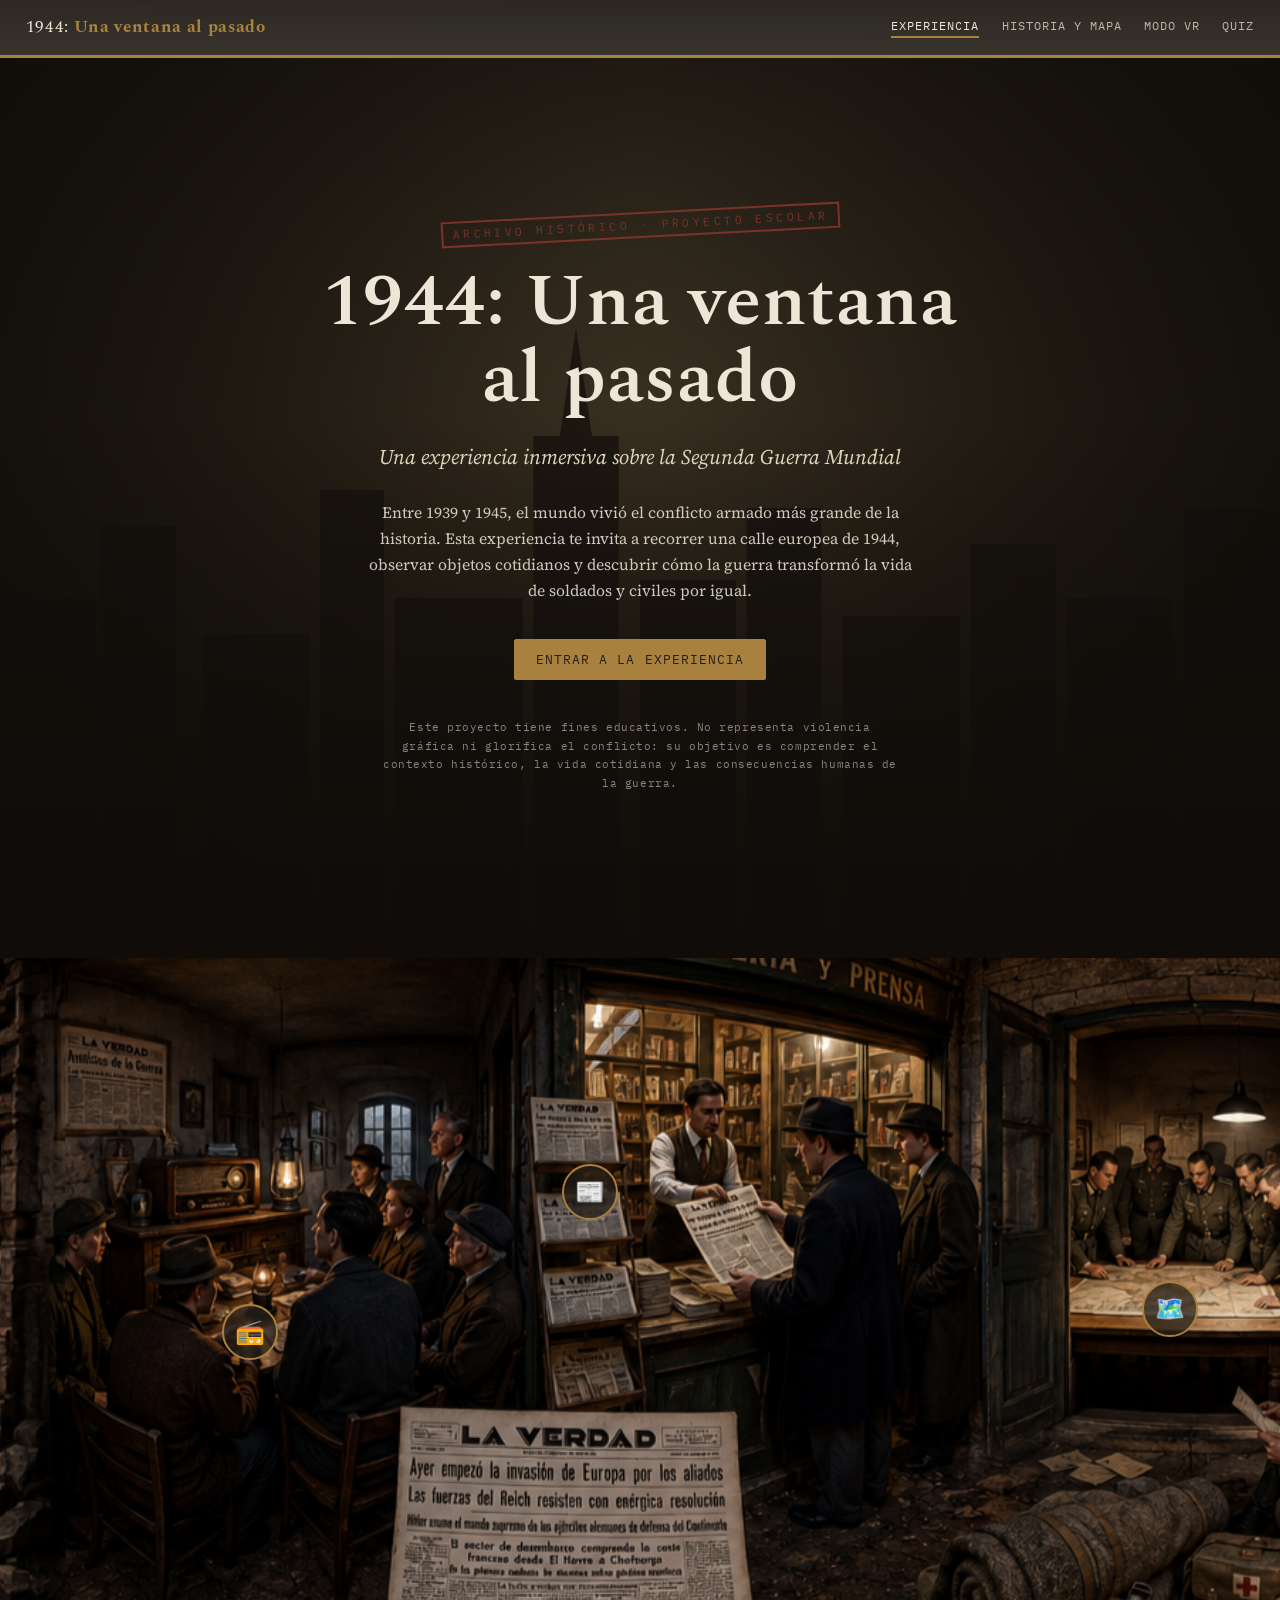
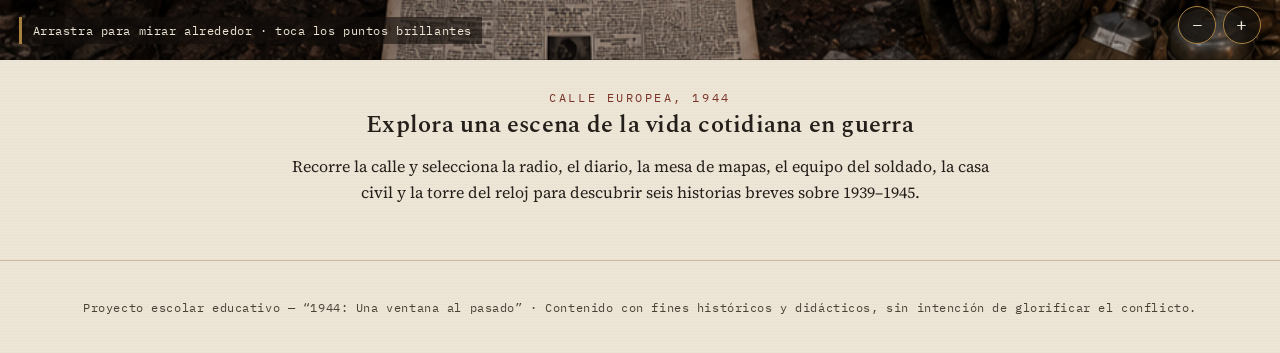
<file: index.html>
<!DOCTYPE html>
<html lang="es">
<head>
<meta charset="UTF-8">
<meta name="viewport" content="width=device-width, initial-scale=1.0">
<title>1944: Una ventana al pasado</title>
<meta name="description" content="Experiencia educativa e interactiva sobre la Segunda Guerra Mundial.">
<link rel="preconnect" href="https://fonts.googleapis.com">
<link href="https://fonts.googleapis.com/css2?family=Spectral:wght@500;600;700&family=Source+Serif+4:ital,wght@0,400;0,600;1,400&family=IBM+Plex+Mono:wght@400;500&display=swap" rel="stylesheet">
<link rel="stylesheet" href="css/style.css">
</head>
<body>

<header class="topbar">
  <div class="brand">1944: <strong>Una ventana al pasado</strong></div>
  <nav>
    <a href="index.html" aria-current="page">Experiencia</a>
    <a href="historia.html">Historia y mapa</a>
    <a href="vr.html">Modo VR</a>
    <a href="quiz.html">Quiz</a>
  </nav>
</header>

<!-- ============ PORTADA ============ -->
<section class="hero" id="portada">
  <div class="hero__bg" id="heroBg"></div>
  <div class="hero__scrim"></div>
  <div class="hero__content">
    <div class="hero__stamp">Archivo histórico · Proyecto escolar</div>
    <h1>1944: Una ventana al pasado</h1>
    <p class="subtitle">Una experiencia inmersiva sobre la Segunda Guerra Mundial</p>
    <p class="hero__intro">
      Entre 1939 y 1945, el mundo vivió el conflicto armado más grande de la historia.
      Esta experiencia te invita a recorrer una calle europea de 1944, observar objetos
      cotidianos y descubrir cómo la guerra transformó la vida de soldados y civiles por igual.
    </p>
    <a href="#experiencia" class="btn brass" id="entrarBtn">Entrar a la experiencia</a>
    <p class="hero__disclaimer">
      Este proyecto tiene fines educativos. No representa violencia gráfica ni glorifica
      el conflicto: su objetivo es comprender el contexto histórico, la vida cotidiana
      y las consecuencias humanas de la guerra.
    </p>
  </div>
</section>

<!-- ============ ESCENA 360 ============ -->
<section id="experiencia">
  <div class="scene-wrap" id="scene360">
    <div class="scene-pan"></div>
    <div class="scene-ui">
      <div class="scene-hint">Arrastra para mirar alrededor · toca los puntos brillantes</div>
      <div class="zoom-controls">
        <button data-zoom-out aria-label="Alejar">−</button>
        <button data-zoom-in aria-label="Acercar">+</button>
      </div>
    </div>
  </div>
  <div class="scene-caption">
    <span class="eyebrow">Calle europea, 1944</span>
    <h2>Explora una escena de la vida cotidiana en guerra</h2>
    <p>Recorre la calle y selecciona la radio, el diario, la mesa de mapas, el equipo del
       soldado, la casa civil y la torre del reloj para descubrir seis historias breves
       sobre 1939–1945.</p>
  </div>
</section>

<!-- ============ FICHA DE EXPEDIENTE (modal) ============ -->
<div class="modal-overlay" id="dossierOverlay">
  <div class="dossier" role="dialog" aria-modal="true" aria-labelledby="dossierTitle">
    <button class="dossier__close" aria-label="Cerrar">✕</button>
    <div class="dossier__stamp">Expediente histórico</div>
    <div class="dossier__date"></div>
    <h3 class="dossier__icon-title" id="dossierTitle"></h3>
    <p class="dossier__body"></p>
  </div>
</div>

<footer>
  Proyecto escolar educativo — “1944: Una ventana al pasado” · Contenido con fines
  históricos y didácticos, sin intención de glorificar el conflicto.
</footer>

<script src="js/script.js"></script>
</body>
</html>
</file>
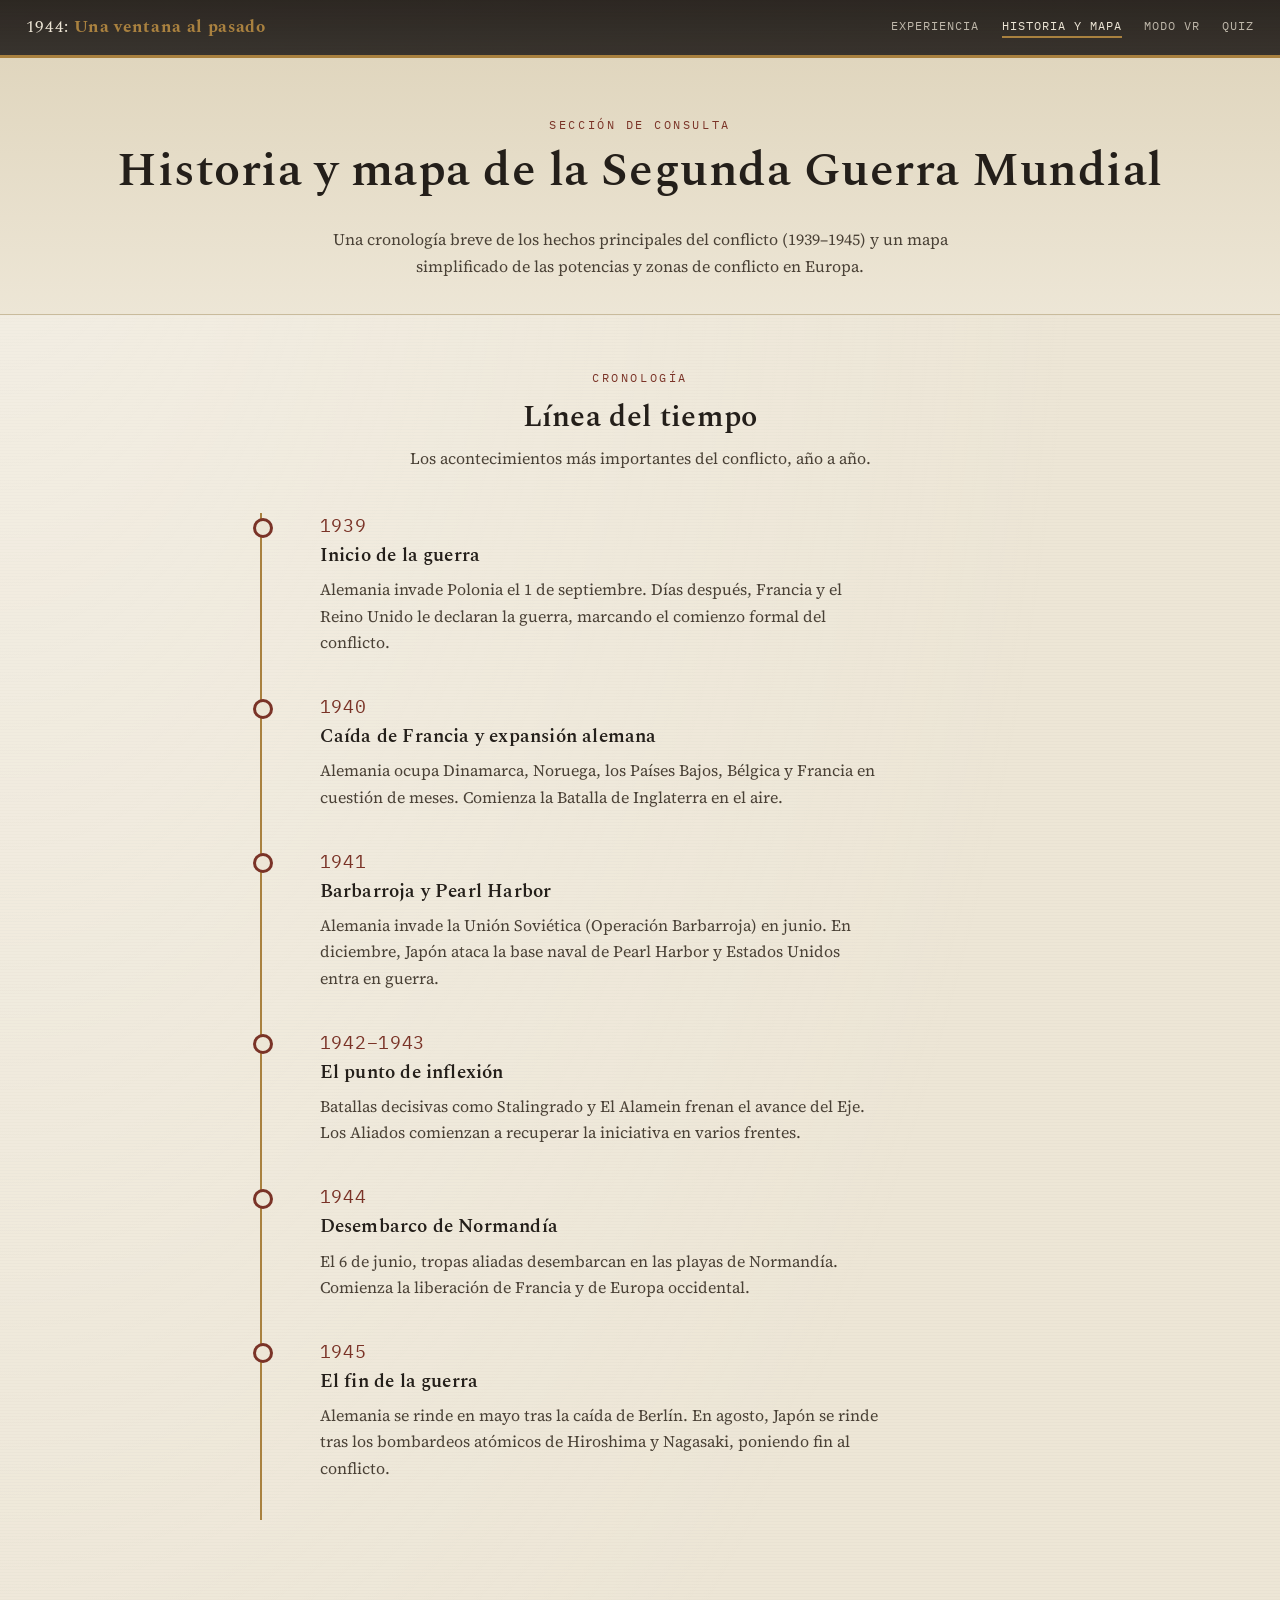
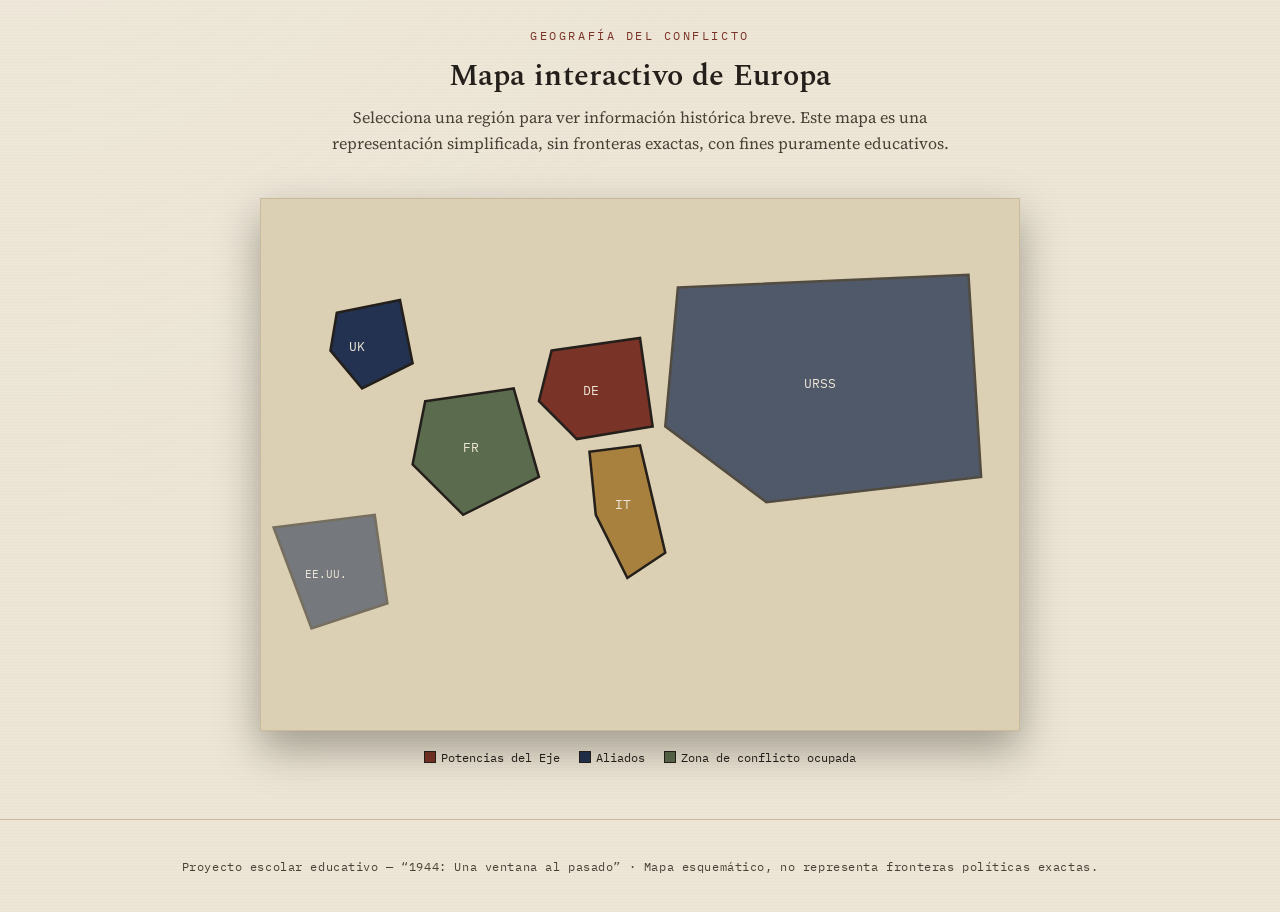
<file: historia.html>
<!DOCTYPE html>
<html lang="es">
<head>
<meta charset="UTF-8">
<meta name="viewport" content="width=device-width, initial-scale=1.0">
<title>Historia y mapa — 1944: Una ventana al pasado</title>
<link rel="preconnect" href="https://fonts.googleapis.com">
<link href="https://fonts.googleapis.com/css2?family=Spectral:wght@500;600;700&family=Source+Serif+4:ital,wght@0,400;0,600;1,400&family=IBM+Plex+Mono:wght@400;500&display=swap" rel="stylesheet">
<link rel="stylesheet" href="css/style.css">
</head>
<body>

<header class="topbar">
  <div class="brand">1944: <strong>Una ventana al pasado</strong></div>
  <nav>
    <a href="index.html">Experiencia</a>
    <a href="historia.html" aria-current="page">Historia y mapa</a>
    <a href="vr.html">Modo VR</a>
    <a href="quiz.html">Quiz</a>
  </nav>
</header>

<div class="page-header">
  <span class="eyebrow">Sección de consulta</span>
  <h1>Historia y mapa de la Segunda Guerra Mundial</h1>
  <p>Una cronología breve de los hechos principales del conflicto (1939–1945) y un
     mapa simplificado de las potencias y zonas de conflicto en Europa.</p>
</div>

<!-- ============ LÍNEA DE TIEMPO ============ -->
<section class="section" id="linea-tiempo">
  <span class="eyebrow" style="display:block;text-align:center;margin-bottom:0.6rem;">Cronología</span>
  <h2>Línea del tiempo</h2>
  <p class="section-lead">Los acontecimientos más importantes del conflicto, año a año.</p>
  <div class="timeline" id="timeline"></div>
</section>

<!-- ============ MAPA INTERACTIVO ============ -->
<section class="section" id="mapa-interactivo">
  <span class="eyebrow" style="display:block;text-align:center;margin-bottom:0.6rem;">Geografía del conflicto</span>
  <h2>Mapa interactivo de Europa</h2>
  <p class="section-lead">Selecciona una región para ver información histórica breve.
     Este mapa es una representación simplificada, sin fronteras exactas, con fines
     puramente educativos.</p>

  <div class="map-wrap" id="mapSvg"></div>

  <div class="map-legend">
    <span><span class="swatch" style="background:#7A3327;"></span> Potencias del Eje</span>
    <span><span class="swatch" style="background:#223250;"></span> Aliados</span>
    <span><span class="swatch" style="background:#5B6B4E;"></span> Zona de conflicto ocupada</span>
  </div>

  <div class="map-info" id="mapInfo"></div>
</section>

<footer>
  Proyecto escolar educativo — “1944: Una ventana al pasado” · Mapa esquemático,
  no representa fronteras políticas exactas.
</footer>

<script src="js/script.js"></script>
</body>
</html>
</file>
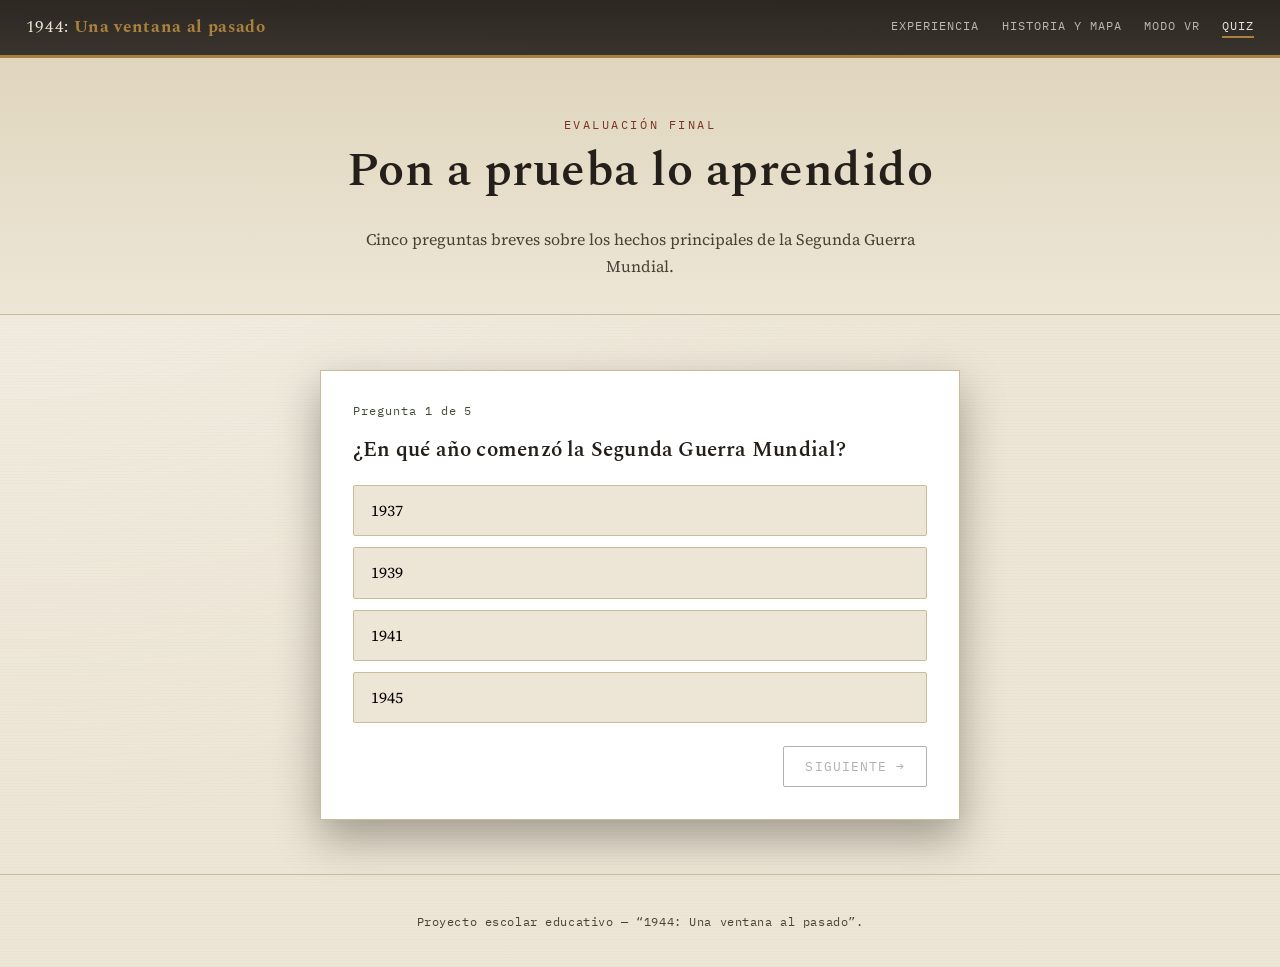
<file: quiz.html>
<!DOCTYPE html>
<html lang="es">
<head>
<meta charset="UTF-8">
<meta name="viewport" content="width=device-width, initial-scale=1.0">
<title>Quiz — 1944: Una ventana al pasado</title>
<link rel="preconnect" href="https://fonts.googleapis.com">
<link href="https://fonts.googleapis.com/css2?family=Spectral:wght@500;600;700&family=Source+Serif+4:ital,wght@0,400;0,600;1,400&family=IBM+Plex+Mono:wght@400;500&display=swap" rel="stylesheet">
<link rel="stylesheet" href="css/style.css">
<style>
  .btn.ghost-dark {
    background: transparent;
    border-color: var(--ink);
    color: var(--ink);
  }
  .btn.ghost-dark:hover { background: var(--ink); color: var(--paper); }
  .btn.ghost-dark[disabled] { opacity: 0.35; cursor: not-allowed; }
  .btn.ghost-dark[disabled]:hover { transform: none; box-shadow: none; background: transparent; color: var(--ink); }
</style>
</head>
<body>

<header class="topbar">
  <div class="brand">1944: <strong>Una ventana al pasado</strong></div>
  <nav>
    <a href="index.html">Experiencia</a>
    <a href="historia.html">Historia y mapa</a>
    <a href="vr.html">Modo VR</a>
    <a href="quiz.html" aria-current="page">Quiz</a>
  </nav>
</header>

<div class="page-header">
  <span class="eyebrow">Evaluación final</span>
  <h1>Pon a prueba lo aprendido</h1>
  <p>Cinco preguntas breves sobre los hechos principales de la Segunda Guerra Mundial.</p>
</div>

<section class="section">
  <div class="quiz-card" id="quizContainer">
    <!-- generado por js/script.js -->
  </div>
</section>

<footer>
  Proyecto escolar educativo — “1944: Una ventana al pasado”.
</footer>

<script src="js/script.js"></script>
</body>
</html>
</file>
<file: css/style.css>
/* =========================================================
   1944: UNA VENTANA AL PASADO
   Hoja de estilos general
   Estética: archivo histórico / museo — carpeta de expediente
   ========================================================= */

:root {
  /* Paleta — inspirada en papel envejecido, mapas militares y sellos de archivo */
  --paper:        #EDE6D6;
  --paper-dark:   #E0D6BE;
  --paper-shadow: #C9BB9C;
  --ink:          #241F1A;
  --ink-soft:     #4A4136;
  --olive:        #5B6B4E;
  --olive-dark:   #3F4B37;
  --brass:        #A9813F;
  --navy:         #223250;
  --stamp-red:    #7A3327;

  --font-display: 'Spectral', Georgia, serif;
  --font-body:    'Source Serif 4', Georgia, serif;
  --font-mono:    'IBM Plex Mono', 'Courier New', monospace;

  --radius: 2px;
  --shadow-card: 0 18px 40px rgba(20, 16, 10, 0.35);
}

* { box-sizing: border-box; }

html, body {
  margin: 0;
  padding: 0;
  background: var(--paper);
  color: var(--ink);
  font-family: var(--font-body);
  scroll-behavior: smooth;
}

body {
  background-image:
    radial-gradient(ellipse at top left, rgba(255,255,255,0.35), transparent 60%),
    repeating-linear-gradient(0deg, rgba(0,0,0,0.015) 0px, rgba(0,0,0,0.015) 1px, transparent 1px, transparent 3px);
}

img { max-width: 100%; display: block; }

a { color: inherit; }

h1, h2, h3, h4 {
  font-family: var(--font-display);
  font-weight: 600;
  letter-spacing: 0.01em;
  margin: 0 0 0.4em 0;
  color: var(--ink);
}

p { line-height: 1.65; margin: 0 0 1em 0; }

.eyebrow {
  font-family: var(--font-mono);
  font-size: 0.72rem;
  letter-spacing: 0.22em;
  text-transform: uppercase;
  color: var(--stamp-red);
}

/* Foco de teclado visible en todo el sitio */
a:focus-visible, button:focus-visible, [tabindex]:focus-visible {
  outline: 3px solid var(--brass);
  outline-offset: 3px;
}

@media (prefers-reduced-motion: reduce) {
  * { animation-duration: 0.001ms !important; animation-iteration-count: 1 !important; transition-duration: 0.001ms !important; }
}

/* =========================
   NAV / BARRA SUPERIOR
   ========================= */
.topbar {
  position: sticky;
  top: 0;
  z-index: 50;
  display: flex;
  align-items: center;
  justify-content: space-between;
  padding: 0.9rem 1.6rem;
  background: linear-gradient(180deg, rgba(36,31,26,0.96), rgba(36,31,26,0.9));
  color: var(--paper);
  border-bottom: 3px solid var(--brass);
}

.topbar .brand {
  font-family: var(--font-display);
  font-size: 1.05rem;
  letter-spacing: 0.04em;
}
.topbar .brand strong { color: var(--brass); }

.topbar nav { display: flex; gap: 1.4rem; }

.topbar nav a {
  text-decoration: none;
  font-family: var(--font-mono);
  font-size: 0.78rem;
  letter-spacing: 0.08em;
  text-transform: uppercase;
  color: var(--paper);
  opacity: 0.75;
  padding-bottom: 3px;
  border-bottom: 2px solid transparent;
  transition: opacity 0.2s, border-color 0.2s;
}
.topbar nav a:hover, .topbar nav a[aria-current="page"] {
  opacity: 1;
  border-color: var(--brass);
}

/* =========================
   BOTONES
   ========================= */
.btn {
  display: inline-flex;
  align-items: center;
  gap: 0.55em;
  font-family: var(--font-mono);
  font-size: 0.82rem;
  letter-spacing: 0.08em;
  text-transform: uppercase;
  text-decoration: none;
  cursor: pointer;
  border: 1.5px solid var(--ink);
  background: var(--ink);
  color: var(--paper);
  padding: 0.85em 1.6em;
  border-radius: var(--radius);
  transition: transform 0.15s ease, box-shadow 0.15s ease, background 0.15s ease;
}
.btn:hover { transform: translateY(-2px); box-shadow: var(--shadow-card); background: var(--olive-dark); }
.btn:active { transform: translateY(0); }

.btn.ghost {
  background: transparent;
  color: var(--paper);
  border-color: rgba(237,230,214,0.6);
}
.btn.ghost:hover { background: rgba(237,230,214,0.1); }

.btn.brass { background: var(--brass); border-color: var(--brass); color: var(--ink); }
.btn.brass:hover { background: #8f6b31; }

/* =========================
   PORTADA (index.html)
   ========================= */
.hero {
  position: relative;
  min-height: 100vh;
  display: flex;
  align-items: center;
  justify-content: center;
  text-align: center;
  overflow: hidden;
  background: var(--ink);
}

.hero__bg {
  position: absolute;
  inset: 0;
  width: 100%;
  height: 100%;
  background:
    url("data:image/svg+xml;utf8,<svg xmlns='http://www.w3.org/2000/svg' viewBox='0 0 1200 500' preserveAspectRatio='none'><g fill='%232B2118'><rect x='0' y='300' width='90' height='200'/><rect x='95' y='260' width='70' height='240'/><rect x='190' y='320' width='100' height='180'/><rect x='300' y='240' width='60' height='260'/><rect x='370' y='300' width='120' height='200'/><rect x='500' y='210' width='80' height='290'/><polygon points='525,210 555,210 540,150'/><rect x='600' y='290' width='90' height='210'/><rect x='700' y='250' width='70' height='250'/><rect x='790' y='310' width='110' height='190'/><rect x='910' y='270' width='80' height='230'/><rect x='1000' y='300' width='100' height='200'/><rect x='1110' y='250' width='90' height='250'/></g></svg>") bottom center / cover no-repeat,
    radial-gradient(ellipse at 50% 15%, #6B5A3C 0%, #4A3B26 45%, #241C12 100%);
  filter: saturate(0.9);
}

.hero__scrim {
  position: absolute;
  inset: 0;
  background:
    radial-gradient(ellipse at 50% 40%, rgba(20,16,12,0.15), rgba(15,12,9,0.82) 75%),
    linear-gradient(180deg, rgba(10,8,6,0.55) 0%, rgba(10,8,6,0.35) 40%, rgba(10,8,6,0.85) 100%);
}

.hero__content {
  position: relative;
  z-index: 2;
  max-width: 720px;
  padding: 2rem;
  color: var(--paper);
}

.hero__stamp {
  display: inline-block;
  font-family: var(--font-mono);
  font-size: 0.72rem;
  letter-spacing: 0.3em;
  text-transform: uppercase;
  color: var(--stamp-red);
  border: 2px solid var(--stamp-red);
  padding: 0.3em 0.8em;
  transform: rotate(-3deg);
  margin-bottom: 1.6rem;
}

.hero__content h1 {
  font-size: clamp(2.6rem, 7vw, 4.6rem);
  color: var(--paper);
  line-height: 1.05;
  margin-bottom: 0.3em;
}

.hero__content .subtitle {
  font-family: var(--font-body);
  font-style: italic;
  font-size: clamp(1.05rem, 2.2vw, 1.3rem);
  color: var(--paper-dark);
  margin-bottom: 1.6rem;
}

.hero__intro {
  font-size: 0.98rem;
  color: rgba(237,230,214,0.86);
  max-width: 560px;
  margin: 0 auto 2.2rem auto;
}

.hero__disclaimer {
  margin-top: 2.4rem;
  font-family: var(--font-mono);
  font-size: 0.7rem;
  letter-spacing: 0.05em;
  color: rgba(237,230,214,0.55);
  max-width: 520px;
  margin-left: auto;
  margin-right: auto;
}

/* =========================
   ESCENA 360°
   ========================= */
.scene-wrap {
  position: relative;
  width: 100%;
  height: 78vh;
  min-height: 460px;
  overflow: hidden;
  background: #0d0b09;
  cursor: grab;
  touch-action: pan-y;
}
.scene-wrap.dragging { cursor: grabbing; }

.scene-pan {
  position: absolute;
  top: 0;
  left: 0;
  height: 100%;
  width: 3200px;
  background: url('../img/escena360.png') center / cover;
  will-change: transform;
  transform-origin: center center;
}

.scene-pan svg { height: 100%; width: 100%; display: block; }

.hotspot {
  position: absolute;
  transform: translate(-50%, -50%);
  width: 56px;
  height: 56px;
  border-radius: 50%;
  border: 2px solid var(--brass);
  background: rgba(36, 31, 26, 0.72);
  color: var(--paper);
  font-size: 1.5rem;
  display: flex;
  align-items: center;
  justify-content: center;
  cursor: pointer;
  animation: pulse 2.6s ease-in-out infinite;
  backdrop-filter: blur(1px);
}
.hotspot:hover { background: var(--brass); color: var(--ink); animation: none; transform: translate(-50%, -50%) scale(1.1); }

@keyframes pulse {
  0%, 100% { box-shadow: 0 0 0 0 rgba(169,129,63,0.55); }
  50% { box-shadow: 0 0 0 10px rgba(169,129,63,0); }
}

.scene-ui {
  position: absolute;
  z-index: 5;
  display: flex;
  justify-content: space-between;
  align-items: flex-end;
  width: 100%;
  bottom: 0;
  padding: 1rem 1.2rem;
  pointer-events: none;
}
.scene-ui > * { pointer-events: auto; }

.scene-hint {
  font-family: var(--font-mono);
  font-size: 0.72rem;
  letter-spacing: 0.05em;
  color: var(--paper);
  background: rgba(20,16,12,0.6);
  padding: 0.5em 0.9em;
  border-left: 3px solid var(--brass);
}

.zoom-controls {
  display: flex;
  gap: 0.4rem;
}
.zoom-controls button {
  width: 38px; height: 38px;
  border-radius: 50%;
  border: 1.5px solid var(--brass);
  background: rgba(20,16,12,0.7);
  color: var(--paper);
  font-family: var(--font-mono);
  font-size: 1.1rem;
  cursor: pointer;
}
.zoom-controls button:hover { background: var(--brass); color: var(--ink); }

.scene-caption {
  padding: 1.6rem 1.6rem 2.4rem;
  max-width: 760px;
  margin: 0 auto;
  text-align: center;
}

/* =========================
   MODAL — FICHA DE EXPEDIENTE
   ========================= */
.modal-overlay {
  position: fixed;
  inset: 0;
  background: rgba(15, 12, 9, 0.72);
  display: none;
  align-items: center;
  justify-content: center;
  z-index: 200;
  padding: 1.2rem;
}
.modal-overlay.open { display: flex; }

.dossier {
  position: relative;
  background: var(--paper);
  max-width: 560px;
  width: 100%;
  max-height: 86vh;
  overflow-y: auto;
  padding: 2rem 2rem 2.2rem;
  box-shadow: var(--shadow-card);
  border: 1px solid var(--paper-shadow);
  animation: dossier-in 0.28s ease-out;
}
@keyframes dossier-in {
  from { opacity: 0; transform: translateY(14px) scale(0.98); }
  to   { opacity: 1; transform: translateY(0) scale(1); }
}

.dossier__stamp {
  position: absolute;
  top: 1.2rem;
  right: 1.6rem;
  font-family: var(--font-mono);
  font-size: 0.68rem;
  letter-spacing: 0.18em;
  color: var(--stamp-red);
  border: 2px solid var(--stamp-red);
  padding: 0.25em 0.6em;
  transform: rotate(6deg);
  opacity: 0.8;
}

.dossier__close {
  position: absolute;
  top: 1rem;
  left: 1rem;
  width: 34px; height: 34px;
  border-radius: 50%;
  border: 1.5px solid var(--ink);
  background: transparent;
  font-family: var(--font-mono);
  font-size: 1rem;
  cursor: pointer;
}
.dossier__close:hover { background: var(--ink); color: var(--paper); }

.dossier__date {
  font-family: var(--font-mono);
  font-size: 0.75rem;
  letter-spacing: 0.1em;
  color: var(--olive-dark);
  margin: 2.2rem 0 0.3rem;
}

.dossier h3 { font-size: 1.6rem; margin-bottom: 0.5rem; }

.dossier__img {
  width: 100%;
  margin: 1rem 0;
  border: 6px solid #fff;
  box-shadow: 0 6px 18px rgba(0,0,0,0.25);
  filter: sepia(0.35) contrast(1.02);
}

.dossier__body { font-size: 0.98rem; color: var(--ink-soft); }

/* =========================
   PÁGINA HISTORIA (timeline + mapa)
   ========================= */
.page-header {
  padding: 3.4rem 1.6rem 2.2rem;
  text-align: center;
  background: linear-gradient(180deg, var(--paper-dark), var(--paper));
  border-bottom: 1px solid var(--paper-shadow);
}
.page-header h1 { font-size: clamp(2rem, 5vw, 3rem); }
.page-header p { max-width: 620px; margin: 0.6rem auto 0; color: var(--ink-soft); }

.section { padding: 3.4rem 1.6rem; max-width: 1000px; margin: 0 auto; }
.section h2 { font-size: 1.9rem; text-align: center; margin-bottom: 0.3rem; }
.section > .section-lead { text-align: center; color: var(--ink-soft); max-width: 620px; margin: 0 auto 2.6rem; }

.timeline {
  position: relative;
  margin: 0 auto;
  max-width: 760px;
  padding-left: 2rem;
  border-left: 2px solid var(--brass);
}

.timeline__item {
  position: relative;
  padding: 0 0 2.4rem 1.6rem;
}
.timeline__item::before {
  content: '';
  position: absolute;
  left: -2.55rem;
  top: 0.3rem;
  width: 14px; height: 14px;
  border-radius: 50%;
  background: var(--paper);
  border: 3px solid var(--stamp-red);
}
.timeline__year {
  font-family: var(--font-mono);
  font-size: 1.15rem;
  color: var(--stamp-red);
  letter-spacing: 0.04em;
}
.timeline__item h4 { margin: 0.25rem 0 0.4rem; font-size: 1.2rem; }
.timeline__item p { color: var(--ink-soft); margin-bottom: 0; max-width: 560px; }

.map-wrap {
  position: relative;
  max-width: 760px;
  margin: 0 auto;
  border: 1px solid var(--paper-shadow);
  background: #DCD0B4;
  box-shadow: var(--shadow-card);
}
.map-wrap svg { width: 100%; height: auto; display: block; }

.map-region {
  cursor: pointer;
  transition: opacity 0.15s;
}
.map-region:hover, .map-region:focus-visible { opacity: 0.72; }

.map-legend {
  display: flex;
  flex-wrap: wrap;
  gap: 1.2rem;
  justify-content: center;
  margin-top: 1.2rem;
  font-family: var(--font-mono);
  font-size: 0.75rem;
}
.map-legend span { display: inline-flex; align-items: center; gap: 0.4em; }
.swatch { width: 12px; height: 12px; display: inline-block; border: 1px solid var(--ink); }

.map-info {
  max-width: 760px;
  margin: 1.4rem auto 0;
  background: #fff;
  border-left: 4px solid var(--brass);
  padding: 1rem 1.3rem;
  font-size: 0.94rem;
  color: var(--ink-soft);
  box-shadow: 0 4px 14px rgba(0,0,0,0.08);
  display: none;
}
.map-info.show { display: block; }
.map-info strong { color: var(--ink); font-family: var(--font-display); font-size: 1.05rem; display: block; margin-bottom: 0.3rem; }

/* =========================
   MODO VR (vr.html)
   ========================= */
.vr-toolbar {
  display: flex;
  justify-content: center;
  gap: 1rem;
  padding: 1.2rem;
  background: var(--ink);
}
.vr-stage {
  display: flex;
  height: 76vh;
  background: #000;
}
.vr-eye {
  position: relative;
  flex: 1;
  overflow: hidden;
  border-right: 2px solid #000;
}
.vr-eye:last-child { border-right: none; }
.vr-eye::after {
  content: '';
  position: absolute;
  inset: 0;
  border-radius: 50%;
  box-shadow: inset 0 0 90px 40px #000;
  pointer-events: none;
}
.vr-eye .scene-pan { width: 2600px; }

.vr-note {
  max-width: 700px;
  margin: 1.6rem auto;
  padding: 1rem 1.3rem;
  background: #fff;
  border-left: 4px solid var(--stamp-red);
  font-size: 0.9rem;
  color: var(--ink-soft);
}

/* =========================
   QUIZ (quiz.html)
   ========================= */
.quiz-card {
  max-width: 640px;
  margin: 0 auto;
  background: #fff;
  border: 1px solid var(--paper-shadow);
  box-shadow: var(--shadow-card);
  padding: 2rem;
}
.quiz-progress {
  font-family: var(--font-mono);
  font-size: 0.75rem;
  color: var(--olive-dark);
  letter-spacing: 0.08em;
  margin-bottom: 1rem;
}
.quiz-question h3 { font-size: 1.3rem; margin-bottom: 1.2rem; }
.quiz-option {
  display: block;
  width: 100%;
  text-align: left;
  background: var(--paper);
  border: 1.5px solid var(--paper-shadow);
  padding: 0.9em 1.1em;
  margin-bottom: 0.7rem;
  font-family: var(--font-body);
  font-size: 0.98rem;
  cursor: pointer;
  border-radius: var(--radius);
  transition: border-color 0.15s, background 0.15s;
}
.quiz-option:hover { border-color: var(--brass); }
.quiz-option.selected { border-color: var(--olive); background: #EFEADA; }
.quiz-option.correct { border-color: var(--olive); background: #DCEBD4; }
.quiz-option.incorrect { border-color: var(--stamp-red); background: #F3DCD7; }
.quiz-option[disabled] { cursor: default; }

.quiz-nav { display: flex; justify-content: flex-end; margin-top: 1.4rem; }

.quiz-result { text-align: center; }
.quiz-result .score {
  font-family: var(--font-display);
  font-size: 3.2rem;
  color: var(--olive-dark);
  margin: 0.4rem 0;
}
.quiz-review {
  text-align: left;
  margin-top: 1.6rem;
  border-top: 1px solid var(--paper-shadow);
  padding-top: 1.2rem;
}
.quiz-review__item { margin-bottom: 0.9rem; font-size: 0.92rem; }
.quiz-review__item .tag { font-family: var(--font-mono); font-size: 0.7rem; padding: 0.1em 0.5em; margin-right: 0.4em; }
.tag.ok { background: #DCEBD4; color: var(--olive-dark); }
.tag.bad { background: #F3DCD7; color: var(--stamp-red); }

/* =========================
   FOOTER
   ========================= */
footer {
  text-align: center;
  padding: 2.4rem 1.6rem;
  font-family: var(--font-mono);
  font-size: 0.72rem;
  letter-spacing: 0.05em;
  color: var(--ink-soft);
  border-top: 1px solid var(--paper-shadow);
}

/* =========================
   RESPONSIVE
   ========================= */
@media (max-width: 640px) {
  .topbar { flex-direction: column; gap: 0.6rem; padding: 0.8rem; }
  .topbar nav { gap: 0.9rem; flex-wrap: wrap; justify-content: center; }
  .scene-wrap { height: 62vh; }
  .hotspot { width: 46px; height: 46px; font-size: 1.2rem; }
  .vr-stage { height: 60vh; }
  .dossier { padding: 1.6rem 1.3rem 1.8rem; }
  .section { padding: 2.4rem 1.1rem; }
}
</file>
